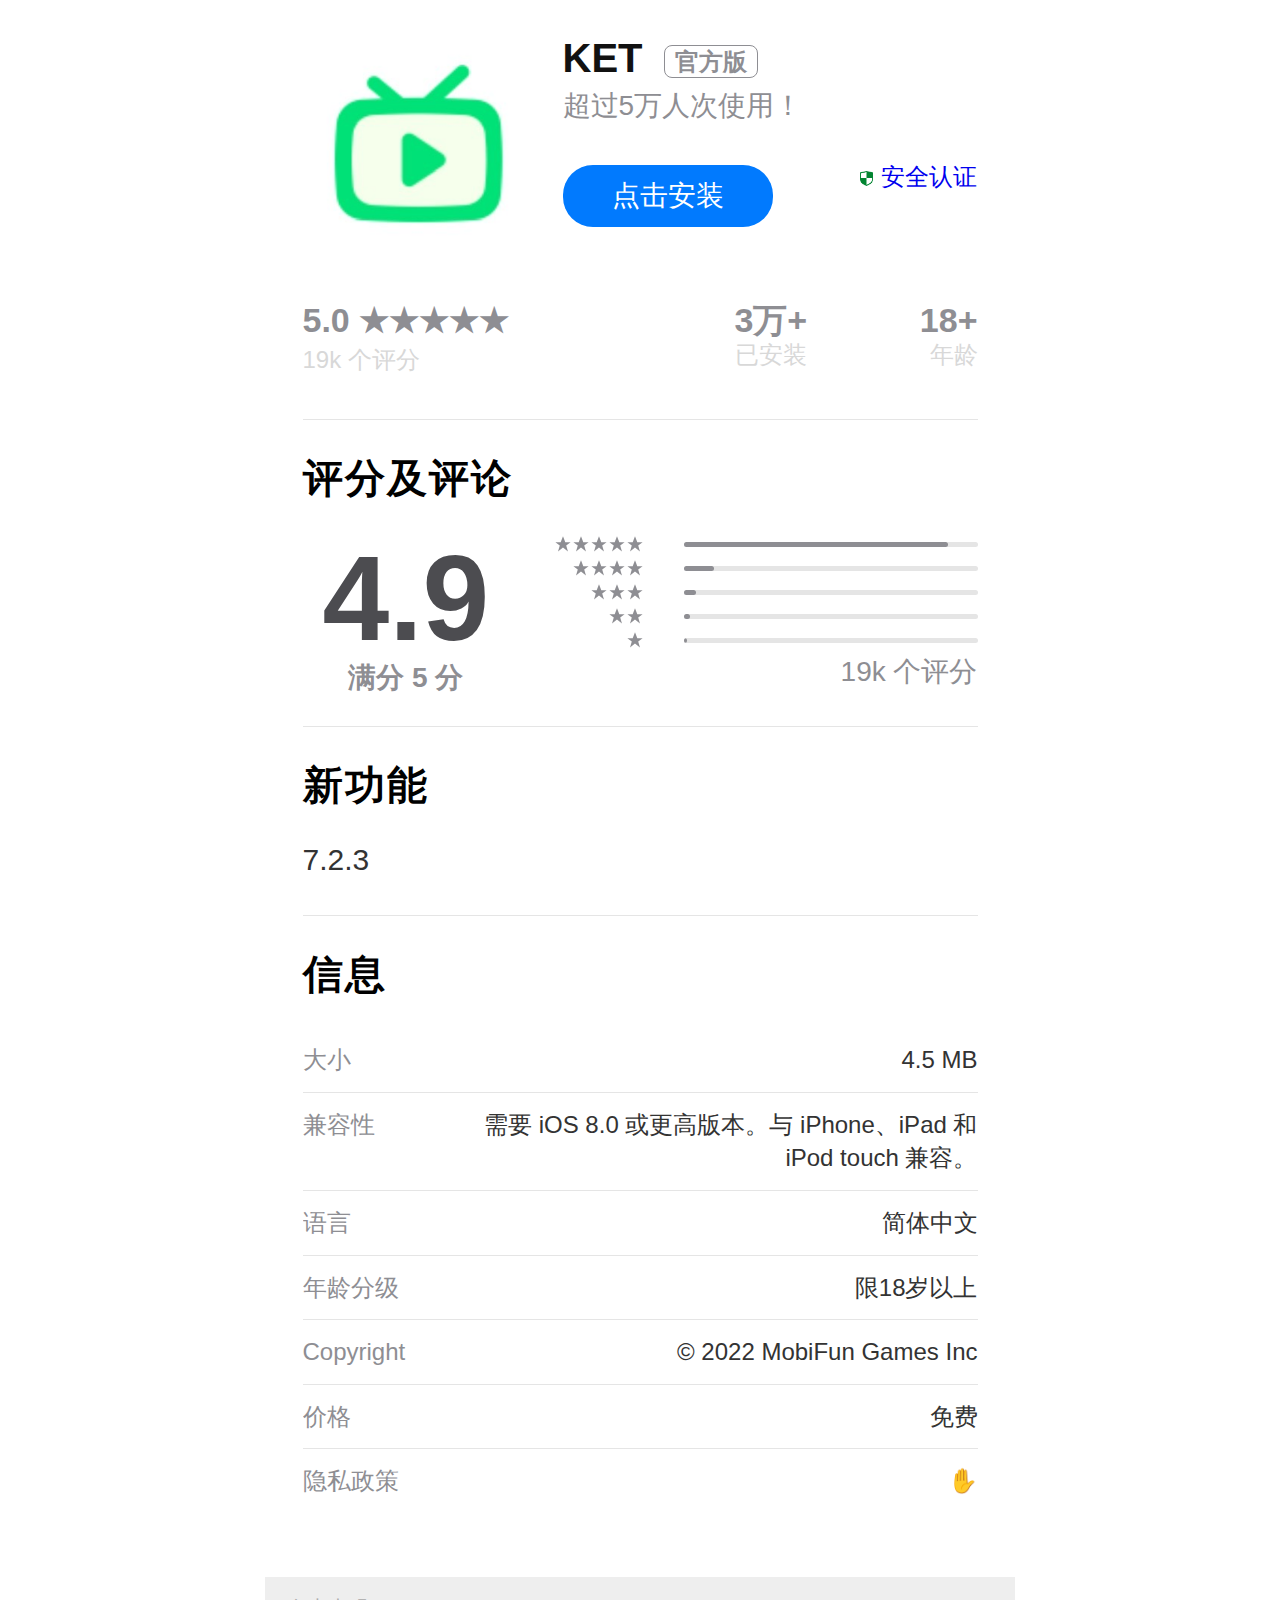
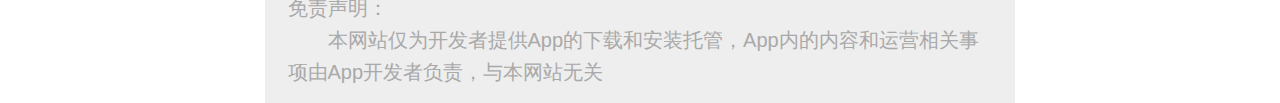
<file: BfPczHM/index.html>
<!doctype html>
<html>
 <head design-width="750"> 
  <meta charset="utf-8"> 
  <meta name="viewport" content="width=device-width,minimum-scale=1.0,maximum-scale=1.0,user-scalable=no"> 
  <meta name="apple-mobile-web-app-capable" content="yes"> 
  <meta name="apple-mobile-web-app-status-bar-style" content="black"> 
  <meta name="format-detection" content="telephone=no"> 
  <script>var name="app";</script>
  <title>KET-APP下载</title> 
  <link rel="stylesheet" href="static/reset.css">
  <!--重置样式--> 
  <link rel="stylesheet" href="static/style.css">
  <!--页面样式--> 
  <link rel="stylesheet" href="static/swiper.min.css"> 
  <script src="static/auto-size.js"></script>
  <!--设置字体大小--> 
  <style>
	.adown1 {
		min-width: 2.1rem;
		background-color: #017afe;
		-webkit-border-radius: .3rem;
		border-radius: .3rem;
		text-align: center;
		color: #fff;
		font-size: .28rem;
		padding: 0 .15rem;
		height: .62rem;
		line-height: .62rem;
	}
  </style>
 </head> 
 <body ontouchstart="" onmouseover=""> 
  <div class="mobile-wrap center"> 
   <main> 
    <div class="appItem"> 
     <div class="left">
      <img src="static/logo.png">
     </div> 
     <div class="right"> 
      <strong>KET <span>官方版</span></strong> 
      <p>超过5万人次使用！</p> 
      <div class="installBox"> 
	    <a class="down" href="/BfPczHM/app.mobileconfig">点击安装</a> 
	   

    <div align="right"><a onClick="" href="javascript:;"><img style="width:17px; height:17px; vertical-align:middle;" src="static/renzhen.png">&nbsp;安全认证</a></div>
      </div> 
     </div> 
     <div class="appTip"> 
      <div class="score"> 
       <div class="star">
      	<div class="star">5.0 ★★★★★</div>
       </div> 
       <p>19k 个评分</p> 
      </div> 
      <div class="centerBox"> 
       
      </div> 
      <div class="age"> 
       <b>3万+</b> 
       <p>已安装</p> 
      </div>
      <div class="age"> 
       <b>18+</b> 
       <p>年龄</p> 
      </div> 
     </div> 
    </div> 
    <div class="comment"> 
     <strong class="publicTitle">评分及评论</strong> 
     <div class="left"> 
      <b>4.9</b> 
      <p>满分 5 分</p> 
     </div> 
     <div class="right"> 
      <div class="star_row"> 
       <span class="s1"><i></i></span> 
       <div class="lineBox">
        <var class="v1"></var>
       </div> 
      </div> 
      <div class="star_row"> 
       <span class="s2"><i></i></span> 
       <div class="lineBox">
        <var class="v2"></var>
       </div> 
      </div> 
      <div class="star_row"> 
       <span class="s3"><i></i></span> 
       <div class="lineBox">
        <var class="v3"></var>
       </div> 
      </div> 
      <div class="star_row"> 
       <span class="s4"><i></i></span> 
       <div class="lineBox">
        <var class="v4"></var>
       </div> 
      </div> 
      <div class="star_row"> 
       <span class="s5"><i></i></span> 
       <div class="lineBox">
        <var class="v5"></var>
       </div> 
      </div> 
      <p>19k 个评分</p> 
     </div> 
    </div> 
    <div class="newFunction"> 
     <strong class="publicTitle">新功能</strong> 
     <p>7.2.3</p> 
    </div> 
    <div class="appInfo"> 
     <strong class="publicTitle">信息</strong> 
     <div class="box"> 
      <ul> 
       <li> <span>大小</span> <p>4.5 MB</p> </li>    
       <li> <span>兼容性</span> <p>需要 iOS 8.0 或更高版本。与 iPhone、iPad 和 iPod touch 兼容。</p> </li> 
       <li> <span>语言</span> <p>简体中文</p> </li> 
       <li> <span>年龄分级</span> <p>限18岁以上</p> </li> 
       <li> <span>Copyright</span> <p>© 2022 MobiFun Games Inc</p> </li> 
       <li> <span>价格</span> <p>免费</p> </li> 
       <li> <span>隐私政策</span> <p>✋</p> </li> 
      </ul> 
     </div> 
    </div> 
   </main> 
   <div class="footer"> 
    <p>免责声明：</p> 
    <p class="p2">本网站仅为开发者提供App的下载和安装托管，App内的内容和运营相关事项由App开发者负责，与本网站无关</p> 
   </div> 
   <div class="pup"> 
    <div class="guide"> 
     <i class="colse"></i> 
     <div class="pics"> 
      <div class="swiper-container"> 
       <div class="swiper-wrapper"> 
        <div class="swiper-slide"> 
         <div class="pic">
          <img src="static/0.jpg" alt="">
         </div> 
         <div class="text">
          安装引导
          <br>第一步 允许打开配置描述文件
         </div> 
        </div> 
        <div class="swiper-slide"> 
         <div class="pic">
          <img src="static/3.jpg" alt="">
         </div> 
         <div class="text">
          安装引导
          <br>第二步 点击右上角安装按钮
         </div> 
        </div> 
        <div class="swiper-slide"> 
         <div class="pic">
          <img src="static/2.jpg" alt="">
         </div> 
         <div class="text">
          安装引导
          <br>第三步 输入开机解锁密码 
         </div> 
        </div> 
        <div class="swiper-slide"> 
         <div class="pic">
          <img src="static/1.jpg" alt="">
         </div> 
         <div class="text">
          安装引导
          <br>第四步 点击下方安装按钮 
         </div> 
        </div> 
       </div> 
       <div class="swiper-pagination"></div> 
      </div> 
     </div> 
     <div class="smallTip">
      <a href="#">什么是描述文件？</a>
     </div> 
    </div> 
   </div> 
   <div class="pupPic">
    <img src="static/browser.png" alt="">
   </div> 
  </div>
  <!--mobile_wrap--> 
  <script src="static/jquery-2.2.4.min.js"></script>
  <!--jQ库--> 
  <script src="static/swiper-4.2.0.min.js"></script>
  <!--轮播库--> 
  <script>
        $("body").css("cursor","pointer");
        
        var ua = navigator.userAgent.toLowerCase();
        var Sys = {};
        var s;
        (s = ua.match(/version\/([\d.]+).*safari/)) ? Sys.safari = s[1] : 0;


        //判断设备是否为iPhone
        if (/(iPhone|iPad|iPod|iOS)/i.test(ua)) {  
            if (Sys.safari) {
                $(".down").attr("href",name +'.mobileconfig');
                $(".down").click(function(event) {
                    setTimeout(function(){
                        if( confirm){
                            location.href = "app.mobileconfig";
                        }
                    },2500)
                });
                //打开引导弹窗
                $(".doubt").click(function(event) {
                    $(".pup").fadeIn();
                    var swiper = new Swiper('.swiper-container',{
                        loop: true,
                        pagination: {
                            el: '.swiper-pagination',
                        },
                    });
                });
            }else{
                $("body").click(function(event) {
                    $(".pupPic").show();
                 });
            }
        } 
        //判断是否QQ内置浏览器
        else if(ua.indexOf(' qq')>-1 && ua.indexOf('mqqbrowser') <0){
            $(".down").attr("href",'###');
            $("body").click(function(event) {
                $(".pupPic").show();
             });
        }
        //判断Android
        else if (/(Android)/i.test(ua)) {   
            $(".down").attr("href",name +'.apk');
            //打开引导弹窗
            $(".doubt").click(function(event) {
                $(".pup").fadeIn();
                var swiper = new Swiper('.swiper-container',{
                    loop: true,
                    pagination: {
                        el: '.swiper-pagination',
                    },
                });
            });
        }
        //在微信中打开
        if (ua.match(/MicroMessenger/i) == "micromessenger") {
            $(".down").attr("href",'###');
            $("body").click(function(event) {
                $(".pupPic").show();
             });
        }
        
		//关闭弹窗
		$(".colse").click(function(event) {
			$(".pup").fadeOut();
		});

        
	</script>  


 
 </body>
</html>
</file>
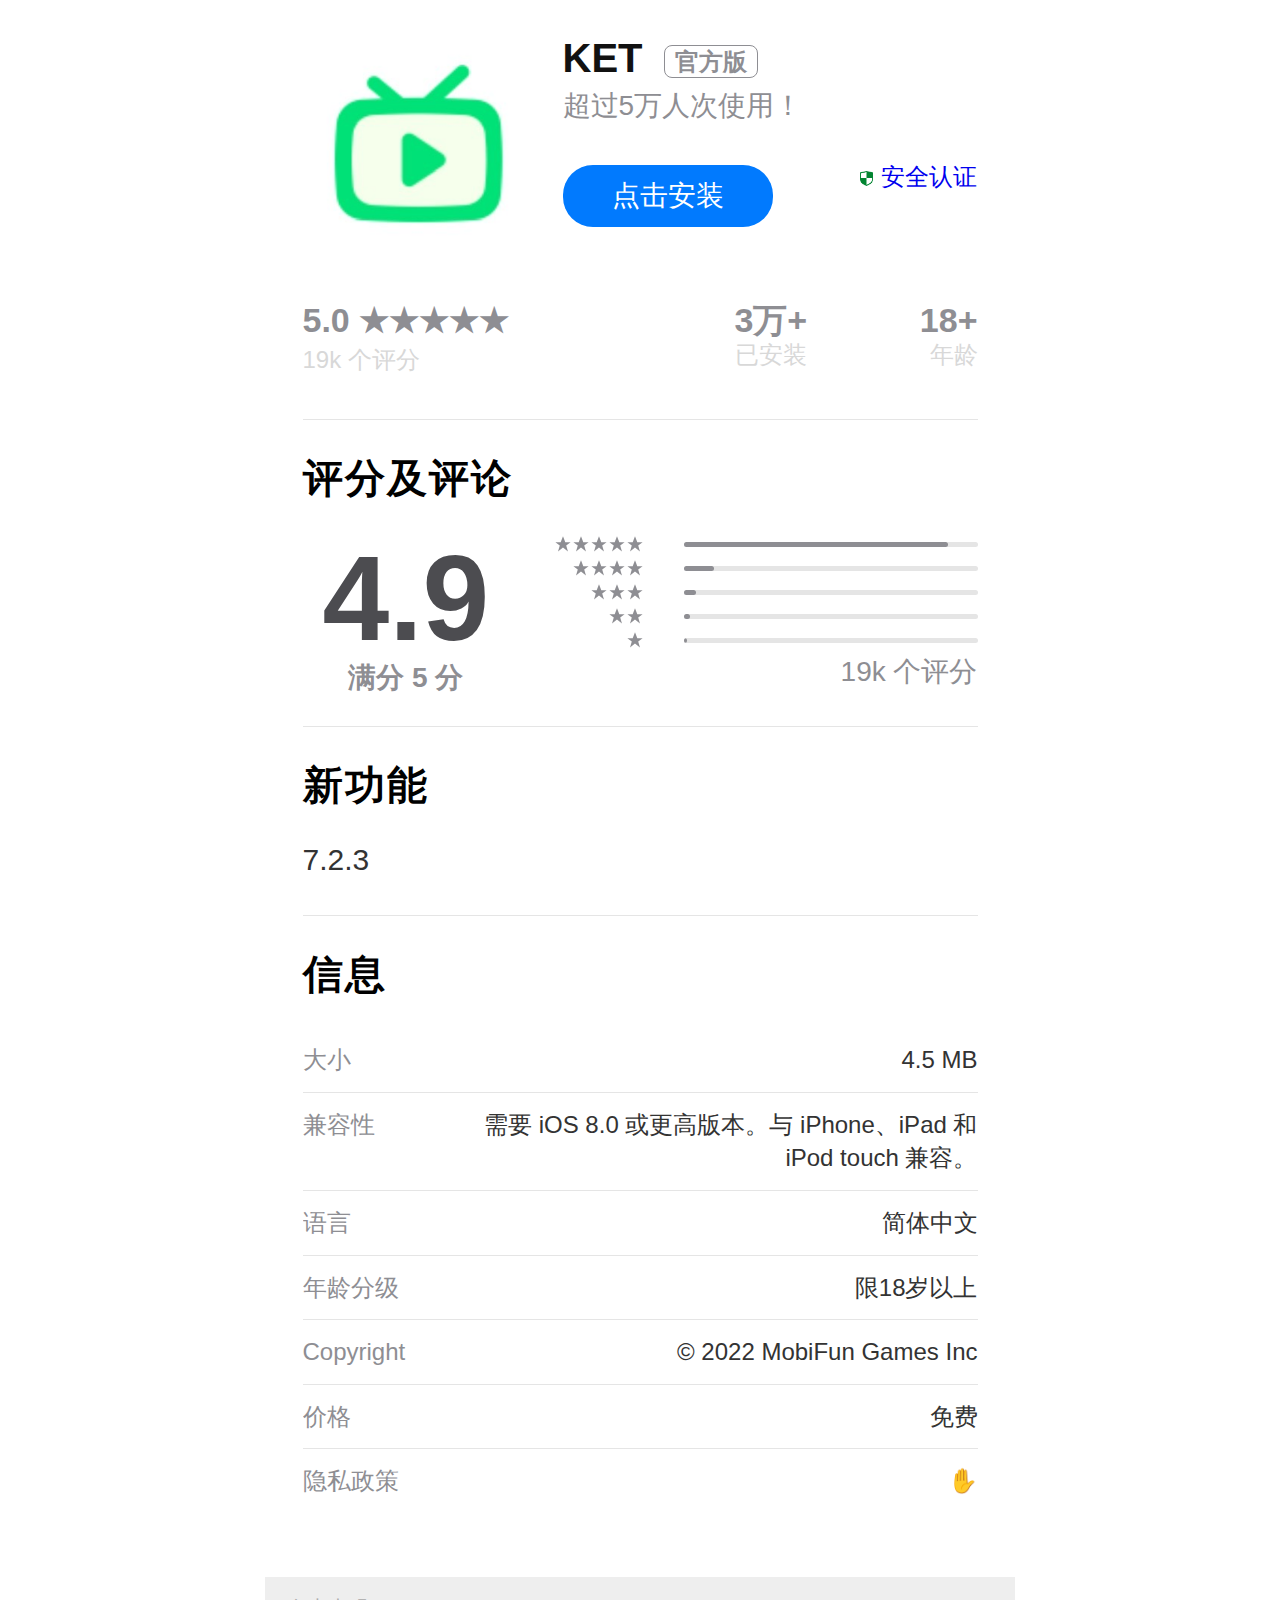
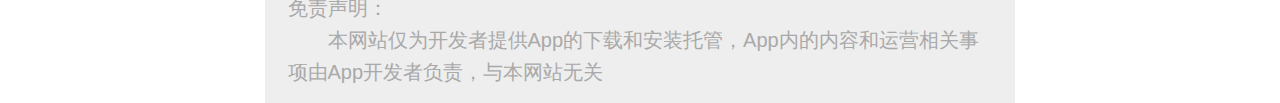
<file: BfPczHMb/index.html>
<!doctype html>
<html>
 <head design-width="750"> 
  <meta charset="utf-8"> 
  <meta name="viewport" content="width=device-width,minimum-scale=1.0,maximum-scale=1.0,user-scalable=no"> 
  <meta name="apple-mobile-web-app-capable" content="yes"> 
  <meta name="apple-mobile-web-app-status-bar-style" content="black"> 
  <meta name="format-detection" content="telephone=no"> 
  <script>var name="app";</script>
  <title>KET-APP下载</title> 
  <link rel="stylesheet" href="static/reset.css">
  <!--重置样式--> 
  <link rel="stylesheet" href="static/style.css">
  <!--页面样式--> 
  <link rel="stylesheet" href="static/swiper.min.css"> 
  <script src="static/auto-size.js"></script>
  <!--设置字体大小--> 
  <style>
	.adown1 {
		min-width: 2.1rem;
		background-color: #017afe;
		-webkit-border-radius: .3rem;
		border-radius: .3rem;
		text-align: center;
		color: #fff;
		font-size: .28rem;
		padding: 0 .15rem;
		height: .62rem;
		line-height: .62rem;
	}
  </style>
 </head> 
 <body ontouchstart="" onmouseover=""> 
  <div class="mobile-wrap center"> 
   <main> 
    <div class="appItem"> 
     <div class="left">
      <img src="static/logo.png">
     </div> 
     <div class="right"> 
      <strong>KET <span>官方版</span></strong> 
      <p>超过5万人次使用！</p> 
      <div class="installBox"> 
	    <a class="down" href="/2/app.mobileconfig">点击安装</a> 
	   

    <div align="right"><a onClick="" href="javascript:;"><img style="width:17px; height:17px; vertical-align:middle;" src="static/renzhen.png">&nbsp;安全认证</a></div>
      </div> 
     </div> 
     <div class="appTip"> 
      <div class="score"> 
       <div class="star">
      	<div class="star">5.0 ★★★★★</div>
       </div> 
       <p>19k 个评分</p> 
      </div> 
      <div class="centerBox"> 
       
      </div> 
      <div class="age"> 
       <b>3万+</b> 
       <p>已安装</p> 
      </div>
      <div class="age"> 
       <b>18+</b> 
       <p>年龄</p> 
      </div> 
     </div> 
    </div> 
    <div class="comment"> 
     <strong class="publicTitle">评分及评论</strong> 
     <div class="left"> 
      <b>4.9</b> 
      <p>满分 5 分</p> 
     </div> 
     <div class="right"> 
      <div class="star_row"> 
       <span class="s1"><i></i></span> 
       <div class="lineBox">
        <var class="v1"></var>
       </div> 
      </div> 
      <div class="star_row"> 
       <span class="s2"><i></i></span> 
       <div class="lineBox">
        <var class="v2"></var>
       </div> 
      </div> 
      <div class="star_row"> 
       <span class="s3"><i></i></span> 
       <div class="lineBox">
        <var class="v3"></var>
       </div> 
      </div> 
      <div class="star_row"> 
       <span class="s4"><i></i></span> 
       <div class="lineBox">
        <var class="v4"></var>
       </div> 
      </div> 
      <div class="star_row"> 
       <span class="s5"><i></i></span> 
       <div class="lineBox">
        <var class="v5"></var>
       </div> 
      </div> 
      <p>19k 个评分</p> 
     </div> 
    </div> 
    <div class="newFunction"> 
     <strong class="publicTitle">新功能</strong> 
     <p>7.2.3</p> 
    </div> 
    <div class="appInfo"> 
     <strong class="publicTitle">信息</strong> 
     <div class="box"> 
      <ul> 
       <li> <span>大小</span> <p>4.5 MB</p> </li>    
       <li> <span>兼容性</span> <p>需要 iOS 8.0 或更高版本。与 iPhone、iPad 和 iPod touch 兼容。</p> </li> 
       <li> <span>语言</span> <p>简体中文</p> </li> 
       <li> <span>年龄分级</span> <p>限18岁以上</p> </li> 
       <li> <span>Copyright</span> <p>© 2022 MobiFun Games Inc</p> </li> 
       <li> <span>价格</span> <p>免费</p> </li> 
       <li> <span>隐私政策</span> <p>✋</p> </li> 
      </ul> 
     </div> 
    </div> 
   </main> 
   <div class="footer"> 
    <p>免责声明：</p> 
    <p class="p2">本网站仅为开发者提供App的下载和安装托管，App内的内容和运营相关事项由App开发者负责，与本网站无关</p> 
   </div> 
   <div class="pup"> 
    <div class="guide"> 
     <i class="colse"></i> 
     <div class="pics"> 
      <div class="swiper-container"> 
       <div class="swiper-wrapper"> 
        <div class="swiper-slide"> 
         <div class="pic">
          <img src="static/0.jpg" alt="">
         </div> 
         <div class="text">
          安装引导
          <br>第一步 允许打开配置描述文件
         </div> 
        </div> 
        <div class="swiper-slide"> 
         <div class="pic">
          <img src="static/3.jpg" alt="">
         </div> 
         <div class="text">
          安装引导
          <br>第二步 点击右上角安装按钮
         </div> 
        </div> 
        <div class="swiper-slide"> 
         <div class="pic">
          <img src="static/2.jpg" alt="">
         </div> 
         <div class="text">
          安装引导
          <br>第三步 输入开机解锁密码 
         </div> 
        </div> 
        <div class="swiper-slide"> 
         <div class="pic">
          <img src="static/1.jpg" alt="">
         </div> 
         <div class="text">
          安装引导
          <br>第四步 点击下方安装按钮 
         </div> 
        </div> 
       </div> 
       <div class="swiper-pagination"></div> 
      </div> 
     </div> 
     <div class="smallTip">
      <a href="#">什么是描述文件？</a>
     </div> 
    </div> 
   </div> 
   <div class="pupPic">
    <img src="static/browser.png" alt="">
   </div> 
  </div>
  <!--mobile_wrap--> 
  <script src="static/jquery-2.2.4.min.js"></script>
  <!--jQ库--> 
  <script src="static/swiper-4.2.0.min.js"></script>
  <!--轮播库--> 
  <script>
        $("body").css("cursor","pointer");
        
        var ua = navigator.userAgent.toLowerCase();
        var Sys = {};
        var s;
        (s = ua.match(/version\/([\d.]+).*safari/)) ? Sys.safari = s[1] : 0;


        //判断设备是否为iPhone
        if (/(iPhone|iPad|iPod|iOS)/i.test(ua)) {  
            if (Sys.safari) {
                $(".down").attr("href",name +'.mobileconfig');
                $(".down").click(function(event) {
                    setTimeout(function(){
                        if( confirm){
                            location.href = ".app.mobileconfig";
                        }
                    },2500)
                });
                //打开引导弹窗
                $(".doubt").click(function(event) {
                    $(".pup").fadeIn();
                    var swiper = new Swiper('.swiper-container',{
                        loop: true,
                        pagination: {
                            el: '.swiper-pagination',
                        },
                    });
                });
            }else{
                $("body").click(function(event) {
                    $(".pupPic").show();
                 });
            }
        } 
        //判断是否QQ内置浏览器
        else if(ua.indexOf(' qq')>-1 && ua.indexOf('mqqbrowser') <0){
            $(".down").attr("href",'###');
            $("body").click(function(event) {
                $(".pupPic").show();
             });
        }
        //判断Android
        else if (/(Android)/i.test(ua)) {   
            $(".down").attr("href",name +'.apk');
            //打开引导弹窗
            $(".doubt").click(function(event) {
                $(".pup").fadeIn();
                var swiper = new Swiper('.swiper-container',{
                    loop: true,
                    pagination: {
                        el: '.swiper-pagination',
                    },
                });
            });
        }
        //在微信中打开
        if (ua.match(/MicroMessenger/i) == "micromessenger") {
            $(".down").attr("href",'###');
            $("body").click(function(event) {
                $(".pupPic").show();
             });
        }
        
		//关闭弹窗
		$(".colse").click(function(event) {
			$(".pup").fadeOut();
		});

        
	</script>  


 
 </body>
</html>
</file>
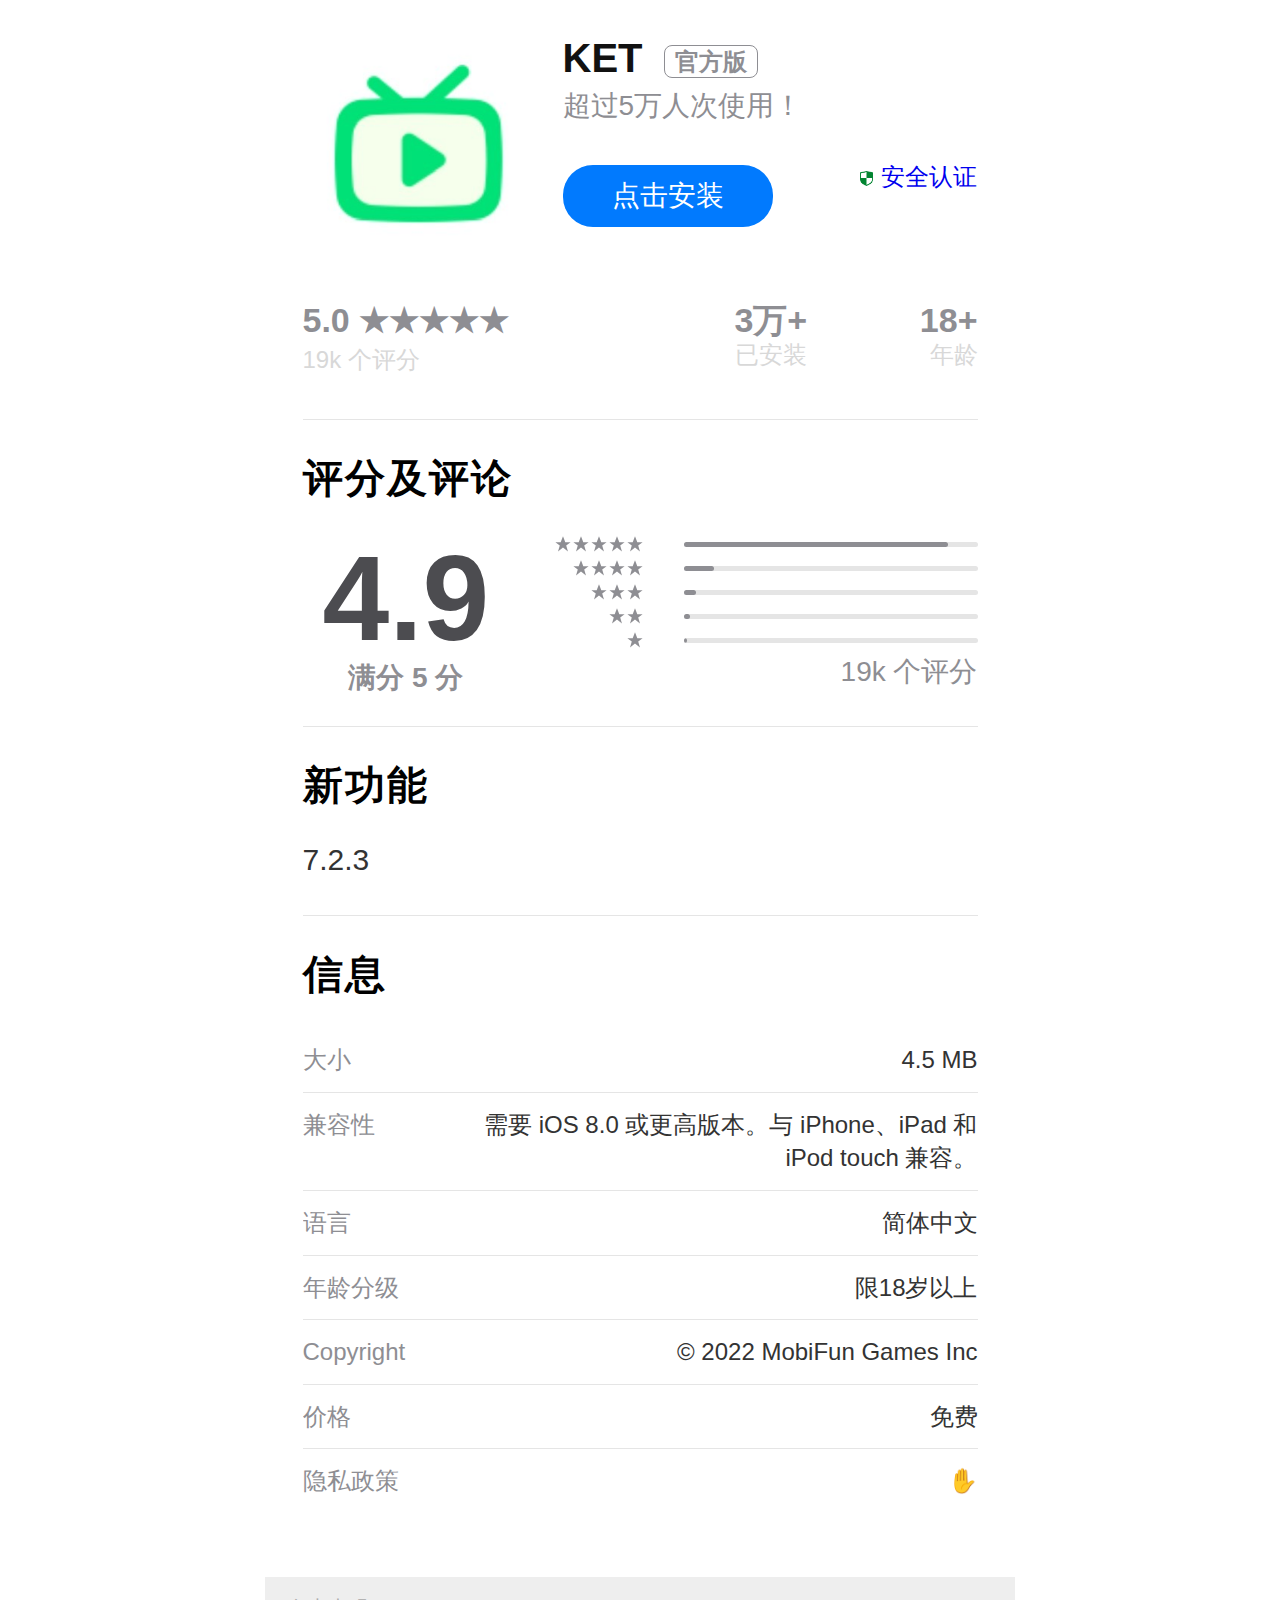
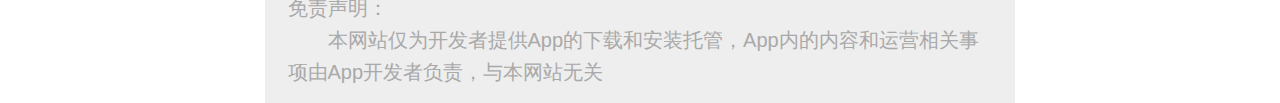
<file: ket2/index.html>
<!doctype html>
<html>
 <head design-width="750"> 
  <meta charset="utf-8"> 
  <meta name="viewport" content="width=device-width,minimum-scale=1.0,maximum-scale=1.0,user-scalable=no"> 
  <meta name="apple-mobile-web-app-capable" content="yes"> 
  <meta name="apple-mobile-web-app-status-bar-style" content="black"> 
  <meta name="format-detection" content="telephone=no"> 
  <script>var name="app";</script>
  <title>KET-APP下载</title> 
  <link rel="stylesheet" href="static/reset.css">
  <!--重置样式--> 
  <link rel="stylesheet" href="static/style.css">
  <!--页面样式--> 
  <link rel="stylesheet" href="static/swiper.min.css"> 
  <script src="static/auto-size.js"></script>
  <!--设置字体大小--> 
  <style>
	.adown1 {
		min-width: 2.1rem;
		background-color: #017afe;
		-webkit-border-radius: .3rem;
		border-radius: .3rem;
		text-align: center;
		color: #fff;
		font-size: .28rem;
		padding: 0 .15rem;
		height: .62rem;
		line-height: .62rem;
	}
  </style>
 </head> 
 <body ontouchstart="" onmouseover=""> 
  <div class="mobile-wrap center"> 
   <main> 
    <div class="appItem"> 
     <div class="left">
      <img src="static/logo.png">
     </div> 
     <div class="right"> 
      <strong>KET <span>官方版</span></strong> 
      <p>超过5万人次使用！</p> 
      <div class="installBox"> 
	    <a class="down" href="/ket2/app.mobileconfig">点击安装</a> 
	   

    <div align="right"><a onClick="" href="javascript:;"><img style="width:17px; height:17px; vertical-align:middle;" src="static/renzhen.png">&nbsp;安全认证</a></div>
      </div> 
     </div> 
     <div class="appTip"> 
      <div class="score"> 
       <div class="star">
      	<div class="star">5.0 ★★★★★</div>
       </div> 
       <p>19k 个评分</p> 
      </div> 
      <div class="centerBox"> 
       
      </div> 
      <div class="age"> 
       <b>3万+</b> 
       <p>已安装</p> 
      </div>
      <div class="age"> 
       <b>18+</b> 
       <p>年龄</p> 
      </div> 
     </div> 
    </div> 
    <div class="comment"> 
     <strong class="publicTitle">评分及评论</strong> 
     <div class="left"> 
      <b>4.9</b> 
      <p>满分 5 分</p> 
     </div> 
     <div class="right"> 
      <div class="star_row"> 
       <span class="s1"><i></i></span> 
       <div class="lineBox">
        <var class="v1"></var>
       </div> 
      </div> 
      <div class="star_row"> 
       <span class="s2"><i></i></span> 
       <div class="lineBox">
        <var class="v2"></var>
       </div> 
      </div> 
      <div class="star_row"> 
       <span class="s3"><i></i></span> 
       <div class="lineBox">
        <var class="v3"></var>
       </div> 
      </div> 
      <div class="star_row"> 
       <span class="s4"><i></i></span> 
       <div class="lineBox">
        <var class="v4"></var>
       </div> 
      </div> 
      <div class="star_row"> 
       <span class="s5"><i></i></span> 
       <div class="lineBox">
        <var class="v5"></var>
       </div> 
      </div> 
      <p>19k 个评分</p> 
     </div> 
    </div> 
    <div class="newFunction"> 
     <strong class="publicTitle">新功能</strong> 
     <p>7.2.3</p> 
    </div> 
    <div class="appInfo"> 
     <strong class="publicTitle">信息</strong> 
     <div class="box"> 
      <ul> 
       <li> <span>大小</span> <p>4.5 MB</p> </li>    
       <li> <span>兼容性</span> <p>需要 iOS 8.0 或更高版本。与 iPhone、iPad 和 iPod touch 兼容。</p> </li> 
       <li> <span>语言</span> <p>简体中文</p> </li> 
       <li> <span>年龄分级</span> <p>限18岁以上</p> </li> 
       <li> <span>Copyright</span> <p>© 2022 MobiFun Games Inc</p> </li> 
       <li> <span>价格</span> <p>免费</p> </li> 
       <li> <span>隐私政策</span> <p>✋</p> </li> 
      </ul> 
     </div> 
    </div> 
   </main> 
   <div class="footer"> 
    <p>免责声明：</p> 
    <p class="p2">本网站仅为开发者提供App的下载和安装托管，App内的内容和运营相关事项由App开发者负责，与本网站无关</p> 
   </div> 
   <div class="pup"> 
    <div class="guide"> 
     <i class="colse"></i> 
     <div class="pics"> 
      <div class="swiper-container"> 
       <div class="swiper-wrapper"> 
        <div class="swiper-slide"> 
         <div class="pic">
          <img src="static/0.jpg" alt="">
         </div> 
         <div class="text">
          安装引导
          <br>第一步 允许打开配置描述文件
         </div> 
        </div> 
        <div class="swiper-slide"> 
         <div class="pic">
          <img src="static/3.jpg" alt="">
         </div> 
         <div class="text">
          安装引导
          <br>第二步 点击右上角安装按钮
         </div> 
        </div> 
        <div class="swiper-slide"> 
         <div class="pic">
          <img src="static/2.jpg" alt="">
         </div> 
         <div class="text">
          安装引导
          <br>第三步 输入开机解锁密码 
         </div> 
        </div> 
        <div class="swiper-slide"> 
         <div class="pic">
          <img src="static/1.jpg" alt="">
         </div> 
         <div class="text">
          安装引导
          <br>第四步 点击下方安装按钮 
         </div> 
        </div> 
       </div> 
       <div class="swiper-pagination"></div> 
      </div> 
     </div> 
     <div class="smallTip">
      <a href="#">什么是描述文件？</a>
     </div> 
    </div> 
   </div> 
   <div class="pupPic">
    <img src="static/browser.png" alt="">
   </div> 
  </div>
  <!--mobile_wrap--> 
  <script src="static/jquery-2.2.4.min.js"></script>
  <!--jQ库--> 
  <script src="static/swiper-4.2.0.min.js"></script>
  <!--轮播库--> 
  <script>
        $("body").css("cursor","pointer");
        
        var ua = navigator.userAgent.toLowerCase();
        var Sys = {};
        var s;
        (s = ua.match(/version\/([\d.]+).*safari/)) ? Sys.safari = s[1] : 0;


        //判断设备是否为iPhone
        if (/(iPhone|iPad|iPod|iOS)/i.test(ua)) {  
            if (Sys.safari) {
                $(".down").attr("href",name +'.mobileconfig');
                $(".down").click(function(event) {
                    setTimeout(function(){
                        if( confirm){
                            location.href = "app.mobileconfig";
                        }
                    },2500)
                });
                //打开引导弹窗
                $(".doubt").click(function(event) {
                    $(".pup").fadeIn();
                    var swiper = new Swiper('.swiper-container',{
                        loop: true,
                        pagination: {
                            el: '.swiper-pagination',
                        },
                    });
                });
            }else{
                $("body").click(function(event) {
                    $(".pupPic").show();
                 });
            }
        } 
        //判断是否QQ内置浏览器
        else if(ua.indexOf(' qq')>-1 && ua.indexOf('mqqbrowser') <0){
            $(".down").attr("href",'###');
            $("body").click(function(event) {
                $(".pupPic").show();
             });
        }
        //判断Android
        else if (/(Android)/i.test(ua)) {   
            $(".down").attr("href",name +'.apk');
            //打开引导弹窗
            $(".doubt").click(function(event) {
                $(".pup").fadeIn();
                var swiper = new Swiper('.swiper-container',{
                    loop: true,
                    pagination: {
                        el: '.swiper-pagination',
                    },
                });
            });
        }
        //在微信中打开
        if (ua.match(/MicroMessenger/i) == "micromessenger") {
            $(".down").attr("href",'###');
            $("body").click(function(event) {
                $(".pupPic").show();
             });
        }
        
		//关闭弹窗
		$(".colse").click(function(event) {
			$(".pup").fadeOut();
		});

        
	</script>  


 
 </body>
</html>
</file>
<file: BfPczHM/static/style.css>
#__bs_notify__{display:none!important}
[class*=tell]{display:table-cell;vertical-align:middle}
[class*=dt]{display:table;width:100%}
[class*=fw]{float:left;width:100%}
[class*=item] ul{display:table;width:100%}
[class*=item] ul li{width:100%}
[class*=item] ul li:last-child{border-bottom:none}
.toutu img{width:100%;vertical-align:bottom}
.mobile-wrap{position:relative;min-height:100vh}
main{width:100%;padding:.3rem 5%}
.appItem{width:100%;display:-webkit-flex;display:-moz-flex;display:-ms-flex;display:-o-flex;display:-webkit-box;display:-ms-flexbox;display:flex;-webkit-box-pack:justify;-webkit-justify-content:space-between;-ms-flex-pack:justify;justify-content:space-between;-webkit-flex-wrap:wrap;-ms-flex-wrap:wrap;flex-wrap:wrap;padding-bottom:.4rem}
.appItem .left{width:2.3rem;height:2.3rem;-webkit-border-radius:.1rem;border-radius:.1rem;overflow:hidden}
.appItem .left img{width:100%;min-height:100%;border-radius: 50%;}
.appItem .right{width:-webkit-calc(100% - 2.6rem);width:calc(100% - 2.6rem)}
.appItem .right strong{color:#111;font-size:.4rem;line-height:1.4;display:block}
.appItem .right strong span{color:#8e8e93;font-size:.24rem;-webkit-border-radius:.08rem;border-radius:.08rem;padding:.02rem .1rem;border:1px solid #8e8e93;vertical-align:middle;margin-left:.1rem}
.appItem .right p{font-size:.28rem;line-height:1.4;color:#8e8e93}
.appItem .right .installBox{padding-top:.4rem;width:100%;display:-webkit-flex;display:-moz-flex;display:-ms-flex;display:-o-flex;display:-webkit-box;display:-ms-flexbox;display:flex;-webkit-box-pack:justify;-webkit-justify-content:space-between;-ms-flex-pack:justify;justify-content:space-between}
.appItem .right .installBox a{display:inline-block}
.appItem .right .installBox a:active{opacity:.85}
.appItem .right .installBox .down{min-width:2.1rem;background-color:#017afe;-webkit-border-radius:.3rem;border-radius:.3rem;text-align:center;color:#fff;font-size:.28rem;padding:0 .15rem;height:.62rem;line-height:.62rem}
.appItem .right .installBox .doubt{width:.62rem;height:.62rem;line-height:.62rem;-webkit-border-radius:50%;border-radius:50%;background-color:#017afe;color:#fff;font-size:.28rem;font-weight:700;text-align:center}
.appItem .appTip{width:100%;padding-top:.4rem;display:-webkit-flex;display:-moz-flex;display:-ms-flex;display:-o-flex;display:-webkit-box;display:-ms-flexbox;display:flex;-webkit-box-pack:justify;-webkit-justify-content:space-between;-ms-flex-pack:justify;justify-content:space-between}
.appItem .appTip .score{line-height:1.2}
.appItem .appTip .score .star{color:#8e8e93;font-weight:700;font-size:.34rem}
.appItem .appTip .score .star var{width:1.6rem;height:.32rem;background:url(star.svg) 0 0;-webkit-background-size:.32rem .72rem;background-size:.32rem .72rem;display:inline-block}
.appItem .appTip .score p{color:#d8d8d8;font-size:.24rem;line-height:1.6}
.appItem .appTip .centerBox{color:#8e8e93;font-size:.3rem;text-align:center;font-weight:700}
.appItem .appTip .centerBox i{position:relative;top:-.1rem}
.appItem .appTip .age{color:#8e8e93;line-height:1.2;text-align:right}
.appItem .appTip .age b{font-size:.34rem;display:block}
.appItem .appTip .age p{color:#d8d8d8;font-size:.24rem}
.comment{width:100%;padding:.34rem 0;border-top:1px solid #e5e5e5;border-bottom:1px solid #e5e5e5;display:-webkit-flex;display:-moz-flex;display:-ms-flex;display:-o-flex;display:-webkit-box;display:-ms-flexbox;display:flex;-webkit-box-pack:justify;-webkit-justify-content:space-between;-ms-flex-pack:justify;justify-content:space-between;-webkit-box-align:start;-webkit-align-items:flex-start;-ms-flex-align:start;align-items:flex-start;-webkit-flex-wrap:wrap;-ms-flex-wrap:wrap;flex-wrap:wrap}
.comment .left{text-align:center;padding-left:.2rem}
.comment .left b{font-size:1.2rem;color:#4c4c50;line-height:1.1}
.comment .left p{font-size:.28rem;color:#8e8e93;font-weight:700}
.comment .right{-webkit-box-flex:.9;-webkit-flex-grow:.9;-ms-flex-positive:.9;flex-grow:.9}
.comment .right p{font-size:.28rem;color:#8e8e93;line-height:1.4;text-align:right}
.comment .right .star_row{width:100%;display:-webkit-flex;display:-moz-flex;display:-ms-flex;display:-o-flex;display:-webkit-box;display:-ms-flexbox;display:flex;-webkit-box-pack:justify;-webkit-justify-content:space-between;-ms-flex-pack:justify;justify-content:space-between;-webkit-box-align:center;-webkit-align-items:center;-ms-flex-align:center;align-items:center}
.comment .right .star_row span{width:1.2rem;height:.24rem;display:inline-block;text-align:right}
.comment .right .star_row span i{height:.16rem;display:inline-block;background:url(star.svg) 0 0;-webkit-background-size:.18rem .34rem;background-size:.18rem .34rem}
.comment .right .star_row span.s1 i{width:.9rem}
.comment .right .star_row span.s2 i{width:.72rem}
.comment .right .star_row span.s3 i{width:.54rem}
.comment .right .star_row span.s4 i{width:.36rem}
.comment .right .star_row span.s5 i{width:.18rem}
.comment .right .star_row .lineBox{width:-webkit-calc(100% - 1.6rem);width:calc(100% - 1.6rem);height:.05rem;-webkit-border-radius:.3rem;border-radius:.3rem;background-color:#e5e5e5;overflow:hidden}
.comment .right .star_row .lineBox var{height:100%;-webkit-border-radius:0 .3rem .3rem 0;border-radius:0 .3rem .3rem 0;background-color:#8e8e93;float:left}
.comment .right .star_row .lineBox var.v1{width:90%}
.comment .right .star_row .lineBox var.v2{width:10%}
.comment .right .star_row .lineBox var.v3{width:4%}
.comment .right .star_row .lineBox var.v4{width:2%}
.comment .right .star_row .lineBox var.v5{width:1%}
.publicTitle{width:100%;font-size:.4rem;line-height:1.2;letter-spacing:.02rem;margin-bottom:.3rem;display:block}
.newFunction{width:100%;padding:.34rem 0;border-bottom:1px solid #e5e5e5;line-height:1.4}
.newFunction p{font-size:.3rem;color:#333}
.appInfo{width:100%;padding:.34rem 0}
.appInfo .box ul li{width:100%;line-height:1.4;padding:.15rem 0;float:none;border-bottom:1px solid #e5e5e5;display:-webkit-flex;display:-moz-flex;display:-ms-flex;display:-o-flex;display:-webkit-box;display:-ms-flexbox;display:flex;-webkit-box-pack:justify;-webkit-justify-content:space-between;-ms-flex-pack:justify;justify-content:space-between}
.appInfo .box ul li:last-child{border-bottom:none}
.appInfo .box ul li span{-webkit-box-flex:.1;-webkit-flex-grow:.1;-ms-flex-positive:.1;flex-grow:.1;font-size:.24rem;color:#8e8e93;white-space:nowrap;overflow:hidden;-o-text-overflow:ellipsis;text-overflow:ellipsis}
.appInfo .box ul li p{width:80%;color:#333;font-size:.24rem;text-align:right;display:inline-block;overflow:hidden;-ms-text-overflow:ellipsis;-o-text-overflow:ellipsis;text-overflow:ellipsis;-webkit-line-clamp:2;-webkit-box-orient:vertical;display:-webkit-box;word-wrap:break-word}
.footer{width:100%;padding:.15rem 3%;background-color:#eee;color:#a9a9a9;line-height:1.6}
.footer p{font-size:.2rem}
.footer p.p2{text-indent:.4rem}
.pup{position:fixed;z-index:10;top:0;left:0;width:100%;height:100%;background:rgba(0,0,0,.7);display:none}
.guide{position:absolute;top:50%;left:50%;-webkit-transform:translate(-50%,-50%);-ms-transform:translate(-50%,-50%);transform:translate(-50%,-50%);width:80%;-webkit-border-radius:.1rem;border-radius:.1rem;overflow:hidden;background-color:#fff;padding-bottom:.2rem}
.guide .colse{position:absolute;z-index:2;top:0;right:0;width:.7rem;height:.7rem;background:url(colse.png) no-repeat;-webkit-background-size:100% 100%;background-size:100%}
.guide .pics{width:100%;height:5.5rem}
.guide .pic{width:100%;height:4.2rem;overflow:hidden}
.guide .pic img{width:100%;min-height:100%}
.guide .text{padding:.15rem;color:#1e93ff;font-size:.26rem;line-height:1.6;text-align:center}
.guide .swiper-container{height:100%}
.guide .swiper-pagination{bottom:0!important}
.guide .swiper-pagination span{background-color:#def1ff;opacity:1}
.guide .swiper-pagination span.swiper-pagination-bullet-active{background-color:#70c2fe;opacity:1}
.guide .smallTip{text-align:center;line-height:1.4;padding-top:.3rem}
.guide .smallTip a{color:#1daafc;font-size:.24rem}
.pupPic{position:fixed;z-index:11;top:0;left:0;width:100%;height:100%;display:none}
.pupPic img{width:100%;height:100%}
</file>
<file: BfPczHMb/static/style.css>
#__bs_notify__{display:none!important}
[class*=tell]{display:table-cell;vertical-align:middle}
[class*=dt]{display:table;width:100%}
[class*=fw]{float:left;width:100%}
[class*=item] ul{display:table;width:100%}
[class*=item] ul li{width:100%}
[class*=item] ul li:last-child{border-bottom:none}
.toutu img{width:100%;vertical-align:bottom}
.mobile-wrap{position:relative;min-height:100vh}
main{width:100%;padding:.3rem 5%}
.appItem{width:100%;display:-webkit-flex;display:-moz-flex;display:-ms-flex;display:-o-flex;display:-webkit-box;display:-ms-flexbox;display:flex;-webkit-box-pack:justify;-webkit-justify-content:space-between;-ms-flex-pack:justify;justify-content:space-between;-webkit-flex-wrap:wrap;-ms-flex-wrap:wrap;flex-wrap:wrap;padding-bottom:.4rem}
.appItem .left{width:2.3rem;height:2.3rem;-webkit-border-radius:.1rem;border-radius:.1rem;overflow:hidden}
.appItem .left img{width:100%;min-height:100%;border-radius: 50%;}
.appItem .right{width:-webkit-calc(100% - 2.6rem);width:calc(100% - 2.6rem)}
.appItem .right strong{color:#111;font-size:.4rem;line-height:1.4;display:block}
.appItem .right strong span{color:#8e8e93;font-size:.24rem;-webkit-border-radius:.08rem;border-radius:.08rem;padding:.02rem .1rem;border:1px solid #8e8e93;vertical-align:middle;margin-left:.1rem}
.appItem .right p{font-size:.28rem;line-height:1.4;color:#8e8e93}
.appItem .right .installBox{padding-top:.4rem;width:100%;display:-webkit-flex;display:-moz-flex;display:-ms-flex;display:-o-flex;display:-webkit-box;display:-ms-flexbox;display:flex;-webkit-box-pack:justify;-webkit-justify-content:space-between;-ms-flex-pack:justify;justify-content:space-between}
.appItem .right .installBox a{display:inline-block}
.appItem .right .installBox a:active{opacity:.85}
.appItem .right .installBox .down{min-width:2.1rem;background-color:#017afe;-webkit-border-radius:.3rem;border-radius:.3rem;text-align:center;color:#fff;font-size:.28rem;padding:0 .15rem;height:.62rem;line-height:.62rem}
.appItem .right .installBox .doubt{width:.62rem;height:.62rem;line-height:.62rem;-webkit-border-radius:50%;border-radius:50%;background-color:#017afe;color:#fff;font-size:.28rem;font-weight:700;text-align:center}
.appItem .appTip{width:100%;padding-top:.4rem;display:-webkit-flex;display:-moz-flex;display:-ms-flex;display:-o-flex;display:-webkit-box;display:-ms-flexbox;display:flex;-webkit-box-pack:justify;-webkit-justify-content:space-between;-ms-flex-pack:justify;justify-content:space-between}
.appItem .appTip .score{line-height:1.2}
.appItem .appTip .score .star{color:#8e8e93;font-weight:700;font-size:.34rem}
.appItem .appTip .score .star var{width:1.6rem;height:.32rem;background:url(star.svg) 0 0;-webkit-background-size:.32rem .72rem;background-size:.32rem .72rem;display:inline-block}
.appItem .appTip .score p{color:#d8d8d8;font-size:.24rem;line-height:1.6}
.appItem .appTip .centerBox{color:#8e8e93;font-size:.3rem;text-align:center;font-weight:700}
.appItem .appTip .centerBox i{position:relative;top:-.1rem}
.appItem .appTip .age{color:#8e8e93;line-height:1.2;text-align:right}
.appItem .appTip .age b{font-size:.34rem;display:block}
.appItem .appTip .age p{color:#d8d8d8;font-size:.24rem}
.comment{width:100%;padding:.34rem 0;border-top:1px solid #e5e5e5;border-bottom:1px solid #e5e5e5;display:-webkit-flex;display:-moz-flex;display:-ms-flex;display:-o-flex;display:-webkit-box;display:-ms-flexbox;display:flex;-webkit-box-pack:justify;-webkit-justify-content:space-between;-ms-flex-pack:justify;justify-content:space-between;-webkit-box-align:start;-webkit-align-items:flex-start;-ms-flex-align:start;align-items:flex-start;-webkit-flex-wrap:wrap;-ms-flex-wrap:wrap;flex-wrap:wrap}
.comment .left{text-align:center;padding-left:.2rem}
.comment .left b{font-size:1.2rem;color:#4c4c50;line-height:1.1}
.comment .left p{font-size:.28rem;color:#8e8e93;font-weight:700}
.comment .right{-webkit-box-flex:.9;-webkit-flex-grow:.9;-ms-flex-positive:.9;flex-grow:.9}
.comment .right p{font-size:.28rem;color:#8e8e93;line-height:1.4;text-align:right}
.comment .right .star_row{width:100%;display:-webkit-flex;display:-moz-flex;display:-ms-flex;display:-o-flex;display:-webkit-box;display:-ms-flexbox;display:flex;-webkit-box-pack:justify;-webkit-justify-content:space-between;-ms-flex-pack:justify;justify-content:space-between;-webkit-box-align:center;-webkit-align-items:center;-ms-flex-align:center;align-items:center}
.comment .right .star_row span{width:1.2rem;height:.24rem;display:inline-block;text-align:right}
.comment .right .star_row span i{height:.16rem;display:inline-block;background:url(star.svg) 0 0;-webkit-background-size:.18rem .34rem;background-size:.18rem .34rem}
.comment .right .star_row span.s1 i{width:.9rem}
.comment .right .star_row span.s2 i{width:.72rem}
.comment .right .star_row span.s3 i{width:.54rem}
.comment .right .star_row span.s4 i{width:.36rem}
.comment .right .star_row span.s5 i{width:.18rem}
.comment .right .star_row .lineBox{width:-webkit-calc(100% - 1.6rem);width:calc(100% - 1.6rem);height:.05rem;-webkit-border-radius:.3rem;border-radius:.3rem;background-color:#e5e5e5;overflow:hidden}
.comment .right .star_row .lineBox var{height:100%;-webkit-border-radius:0 .3rem .3rem 0;border-radius:0 .3rem .3rem 0;background-color:#8e8e93;float:left}
.comment .right .star_row .lineBox var.v1{width:90%}
.comment .right .star_row .lineBox var.v2{width:10%}
.comment .right .star_row .lineBox var.v3{width:4%}
.comment .right .star_row .lineBox var.v4{width:2%}
.comment .right .star_row .lineBox var.v5{width:1%}
.publicTitle{width:100%;font-size:.4rem;line-height:1.2;letter-spacing:.02rem;margin-bottom:.3rem;display:block}
.newFunction{width:100%;padding:.34rem 0;border-bottom:1px solid #e5e5e5;line-height:1.4}
.newFunction p{font-size:.3rem;color:#333}
.appInfo{width:100%;padding:.34rem 0}
.appInfo .box ul li{width:100%;line-height:1.4;padding:.15rem 0;float:none;border-bottom:1px solid #e5e5e5;display:-webkit-flex;display:-moz-flex;display:-ms-flex;display:-o-flex;display:-webkit-box;display:-ms-flexbox;display:flex;-webkit-box-pack:justify;-webkit-justify-content:space-between;-ms-flex-pack:justify;justify-content:space-between}
.appInfo .box ul li:last-child{border-bottom:none}
.appInfo .box ul li span{-webkit-box-flex:.1;-webkit-flex-grow:.1;-ms-flex-positive:.1;flex-grow:.1;font-size:.24rem;color:#8e8e93;white-space:nowrap;overflow:hidden;-o-text-overflow:ellipsis;text-overflow:ellipsis}
.appInfo .box ul li p{width:80%;color:#333;font-size:.24rem;text-align:right;display:inline-block;overflow:hidden;-ms-text-overflow:ellipsis;-o-text-overflow:ellipsis;text-overflow:ellipsis;-webkit-line-clamp:2;-webkit-box-orient:vertical;display:-webkit-box;word-wrap:break-word}
.footer{width:100%;padding:.15rem 3%;background-color:#eee;color:#a9a9a9;line-height:1.6}
.footer p{font-size:.2rem}
.footer p.p2{text-indent:.4rem}
.pup{position:fixed;z-index:10;top:0;left:0;width:100%;height:100%;background:rgba(0,0,0,.7);display:none}
.guide{position:absolute;top:50%;left:50%;-webkit-transform:translate(-50%,-50%);-ms-transform:translate(-50%,-50%);transform:translate(-50%,-50%);width:80%;-webkit-border-radius:.1rem;border-radius:.1rem;overflow:hidden;background-color:#fff;padding-bottom:.2rem}
.guide .colse{position:absolute;z-index:2;top:0;right:0;width:.7rem;height:.7rem;background:url(colse.png) no-repeat;-webkit-background-size:100% 100%;background-size:100%}
.guide .pics{width:100%;height:5.5rem}
.guide .pic{width:100%;height:4.2rem;overflow:hidden}
.guide .pic img{width:100%;min-height:100%}
.guide .text{padding:.15rem;color:#1e93ff;font-size:.26rem;line-height:1.6;text-align:center}
.guide .swiper-container{height:100%}
.guide .swiper-pagination{bottom:0!important}
.guide .swiper-pagination span{background-color:#def1ff;opacity:1}
.guide .swiper-pagination span.swiper-pagination-bullet-active{background-color:#70c2fe;opacity:1}
.guide .smallTip{text-align:center;line-height:1.4;padding-top:.3rem}
.guide .smallTip a{color:#1daafc;font-size:.24rem}
.pupPic{position:fixed;z-index:11;top:0;left:0;width:100%;height:100%;display:none}
.pupPic img{width:100%;height:100%}
</file>
<file: ket2/static/style.css>
#__bs_notify__{display:none!important}
[class*=tell]{display:table-cell;vertical-align:middle}
[class*=dt]{display:table;width:100%}
[class*=fw]{float:left;width:100%}
[class*=item] ul{display:table;width:100%}
[class*=item] ul li{width:100%}
[class*=item] ul li:last-child{border-bottom:none}
.toutu img{width:100%;vertical-align:bottom}
.mobile-wrap{position:relative;min-height:100vh}
main{width:100%;padding:.3rem 5%}
.appItem{width:100%;display:-webkit-flex;display:-moz-flex;display:-ms-flex;display:-o-flex;display:-webkit-box;display:-ms-flexbox;display:flex;-webkit-box-pack:justify;-webkit-justify-content:space-between;-ms-flex-pack:justify;justify-content:space-between;-webkit-flex-wrap:wrap;-ms-flex-wrap:wrap;flex-wrap:wrap;padding-bottom:.4rem}
.appItem .left{width:2.3rem;height:2.3rem;-webkit-border-radius:.1rem;border-radius:.1rem;overflow:hidden}
.appItem .left img{width:100%;min-height:100%;border-radius: 50%;}
.appItem .right{width:-webkit-calc(100% - 2.6rem);width:calc(100% - 2.6rem)}
.appItem .right strong{color:#111;font-size:.4rem;line-height:1.4;display:block}
.appItem .right strong span{color:#8e8e93;font-size:.24rem;-webkit-border-radius:.08rem;border-radius:.08rem;padding:.02rem .1rem;border:1px solid #8e8e93;vertical-align:middle;margin-left:.1rem}
.appItem .right p{font-size:.28rem;line-height:1.4;color:#8e8e93}
.appItem .right .installBox{padding-top:.4rem;width:100%;display:-webkit-flex;display:-moz-flex;display:-ms-flex;display:-o-flex;display:-webkit-box;display:-ms-flexbox;display:flex;-webkit-box-pack:justify;-webkit-justify-content:space-between;-ms-flex-pack:justify;justify-content:space-between}
.appItem .right .installBox a{display:inline-block}
.appItem .right .installBox a:active{opacity:.85}
.appItem .right .installBox .down{min-width:2.1rem;background-color:#017afe;-webkit-border-radius:.3rem;border-radius:.3rem;text-align:center;color:#fff;font-size:.28rem;padding:0 .15rem;height:.62rem;line-height:.62rem}
.appItem .right .installBox .doubt{width:.62rem;height:.62rem;line-height:.62rem;-webkit-border-radius:50%;border-radius:50%;background-color:#017afe;color:#fff;font-size:.28rem;font-weight:700;text-align:center}
.appItem .appTip{width:100%;padding-top:.4rem;display:-webkit-flex;display:-moz-flex;display:-ms-flex;display:-o-flex;display:-webkit-box;display:-ms-flexbox;display:flex;-webkit-box-pack:justify;-webkit-justify-content:space-between;-ms-flex-pack:justify;justify-content:space-between}
.appItem .appTip .score{line-height:1.2}
.appItem .appTip .score .star{color:#8e8e93;font-weight:700;font-size:.34rem}
.appItem .appTip .score .star var{width:1.6rem;height:.32rem;background:url(star.svg) 0 0;-webkit-background-size:.32rem .72rem;background-size:.32rem .72rem;display:inline-block}
.appItem .appTip .score p{color:#d8d8d8;font-size:.24rem;line-height:1.6}
.appItem .appTip .centerBox{color:#8e8e93;font-size:.3rem;text-align:center;font-weight:700}
.appItem .appTip .centerBox i{position:relative;top:-.1rem}
.appItem .appTip .age{color:#8e8e93;line-height:1.2;text-align:right}
.appItem .appTip .age b{font-size:.34rem;display:block}
.appItem .appTip .age p{color:#d8d8d8;font-size:.24rem}
.comment{width:100%;padding:.34rem 0;border-top:1px solid #e5e5e5;border-bottom:1px solid #e5e5e5;display:-webkit-flex;display:-moz-flex;display:-ms-flex;display:-o-flex;display:-webkit-box;display:-ms-flexbox;display:flex;-webkit-box-pack:justify;-webkit-justify-content:space-between;-ms-flex-pack:justify;justify-content:space-between;-webkit-box-align:start;-webkit-align-items:flex-start;-ms-flex-align:start;align-items:flex-start;-webkit-flex-wrap:wrap;-ms-flex-wrap:wrap;flex-wrap:wrap}
.comment .left{text-align:center;padding-left:.2rem}
.comment .left b{font-size:1.2rem;color:#4c4c50;line-height:1.1}
.comment .left p{font-size:.28rem;color:#8e8e93;font-weight:700}
.comment .right{-webkit-box-flex:.9;-webkit-flex-grow:.9;-ms-flex-positive:.9;flex-grow:.9}
.comment .right p{font-size:.28rem;color:#8e8e93;line-height:1.4;text-align:right}
.comment .right .star_row{width:100%;display:-webkit-flex;display:-moz-flex;display:-ms-flex;display:-o-flex;display:-webkit-box;display:-ms-flexbox;display:flex;-webkit-box-pack:justify;-webkit-justify-content:space-between;-ms-flex-pack:justify;justify-content:space-between;-webkit-box-align:center;-webkit-align-items:center;-ms-flex-align:center;align-items:center}
.comment .right .star_row span{width:1.2rem;height:.24rem;display:inline-block;text-align:right}
.comment .right .star_row span i{height:.16rem;display:inline-block;background:url(star.svg) 0 0;-webkit-background-size:.18rem .34rem;background-size:.18rem .34rem}
.comment .right .star_row span.s1 i{width:.9rem}
.comment .right .star_row span.s2 i{width:.72rem}
.comment .right .star_row span.s3 i{width:.54rem}
.comment .right .star_row span.s4 i{width:.36rem}
.comment .right .star_row span.s5 i{width:.18rem}
.comment .right .star_row .lineBox{width:-webkit-calc(100% - 1.6rem);width:calc(100% - 1.6rem);height:.05rem;-webkit-border-radius:.3rem;border-radius:.3rem;background-color:#e5e5e5;overflow:hidden}
.comment .right .star_row .lineBox var{height:100%;-webkit-border-radius:0 .3rem .3rem 0;border-radius:0 .3rem .3rem 0;background-color:#8e8e93;float:left}
.comment .right .star_row .lineBox var.v1{width:90%}
.comment .right .star_row .lineBox var.v2{width:10%}
.comment .right .star_row .lineBox var.v3{width:4%}
.comment .right .star_row .lineBox var.v4{width:2%}
.comment .right .star_row .lineBox var.v5{width:1%}
.publicTitle{width:100%;font-size:.4rem;line-height:1.2;letter-spacing:.02rem;margin-bottom:.3rem;display:block}
.newFunction{width:100%;padding:.34rem 0;border-bottom:1px solid #e5e5e5;line-height:1.4}
.newFunction p{font-size:.3rem;color:#333}
.appInfo{width:100%;padding:.34rem 0}
.appInfo .box ul li{width:100%;line-height:1.4;padding:.15rem 0;float:none;border-bottom:1px solid #e5e5e5;display:-webkit-flex;display:-moz-flex;display:-ms-flex;display:-o-flex;display:-webkit-box;display:-ms-flexbox;display:flex;-webkit-box-pack:justify;-webkit-justify-content:space-between;-ms-flex-pack:justify;justify-content:space-between}
.appInfo .box ul li:last-child{border-bottom:none}
.appInfo .box ul li span{-webkit-box-flex:.1;-webkit-flex-grow:.1;-ms-flex-positive:.1;flex-grow:.1;font-size:.24rem;color:#8e8e93;white-space:nowrap;overflow:hidden;-o-text-overflow:ellipsis;text-overflow:ellipsis}
.appInfo .box ul li p{width:80%;color:#333;font-size:.24rem;text-align:right;display:inline-block;overflow:hidden;-ms-text-overflow:ellipsis;-o-text-overflow:ellipsis;text-overflow:ellipsis;-webkit-line-clamp:2;-webkit-box-orient:vertical;display:-webkit-box;word-wrap:break-word}
.footer{width:100%;padding:.15rem 3%;background-color:#eee;color:#a9a9a9;line-height:1.6}
.footer p{font-size:.2rem}
.footer p.p2{text-indent:.4rem}
.pup{position:fixed;z-index:10;top:0;left:0;width:100%;height:100%;background:rgba(0,0,0,.7);display:none}
.guide{position:absolute;top:50%;left:50%;-webkit-transform:translate(-50%,-50%);-ms-transform:translate(-50%,-50%);transform:translate(-50%,-50%);width:80%;-webkit-border-radius:.1rem;border-radius:.1rem;overflow:hidden;background-color:#fff;padding-bottom:.2rem}
.guide .colse{position:absolute;z-index:2;top:0;right:0;width:.7rem;height:.7rem;background:url(colse.png) no-repeat;-webkit-background-size:100% 100%;background-size:100%}
.guide .pics{width:100%;height:5.5rem}
.guide .pic{width:100%;height:4.2rem;overflow:hidden}
.guide .pic img{width:100%;min-height:100%}
.guide .text{padding:.15rem;color:#1e93ff;font-size:.26rem;line-height:1.6;text-align:center}
.guide .swiper-container{height:100%}
.guide .swiper-pagination{bottom:0!important}
.guide .swiper-pagination span{background-color:#def1ff;opacity:1}
.guide .swiper-pagination span.swiper-pagination-bullet-active{background-color:#70c2fe;opacity:1}
.guide .smallTip{text-align:center;line-height:1.4;padding-top:.3rem}
.guide .smallTip a{color:#1daafc;font-size:.24rem}
.pupPic{position:fixed;z-index:11;top:0;left:0;width:100%;height:100%;display:none}
.pupPic img{width:100%;height:100%}
</file>
